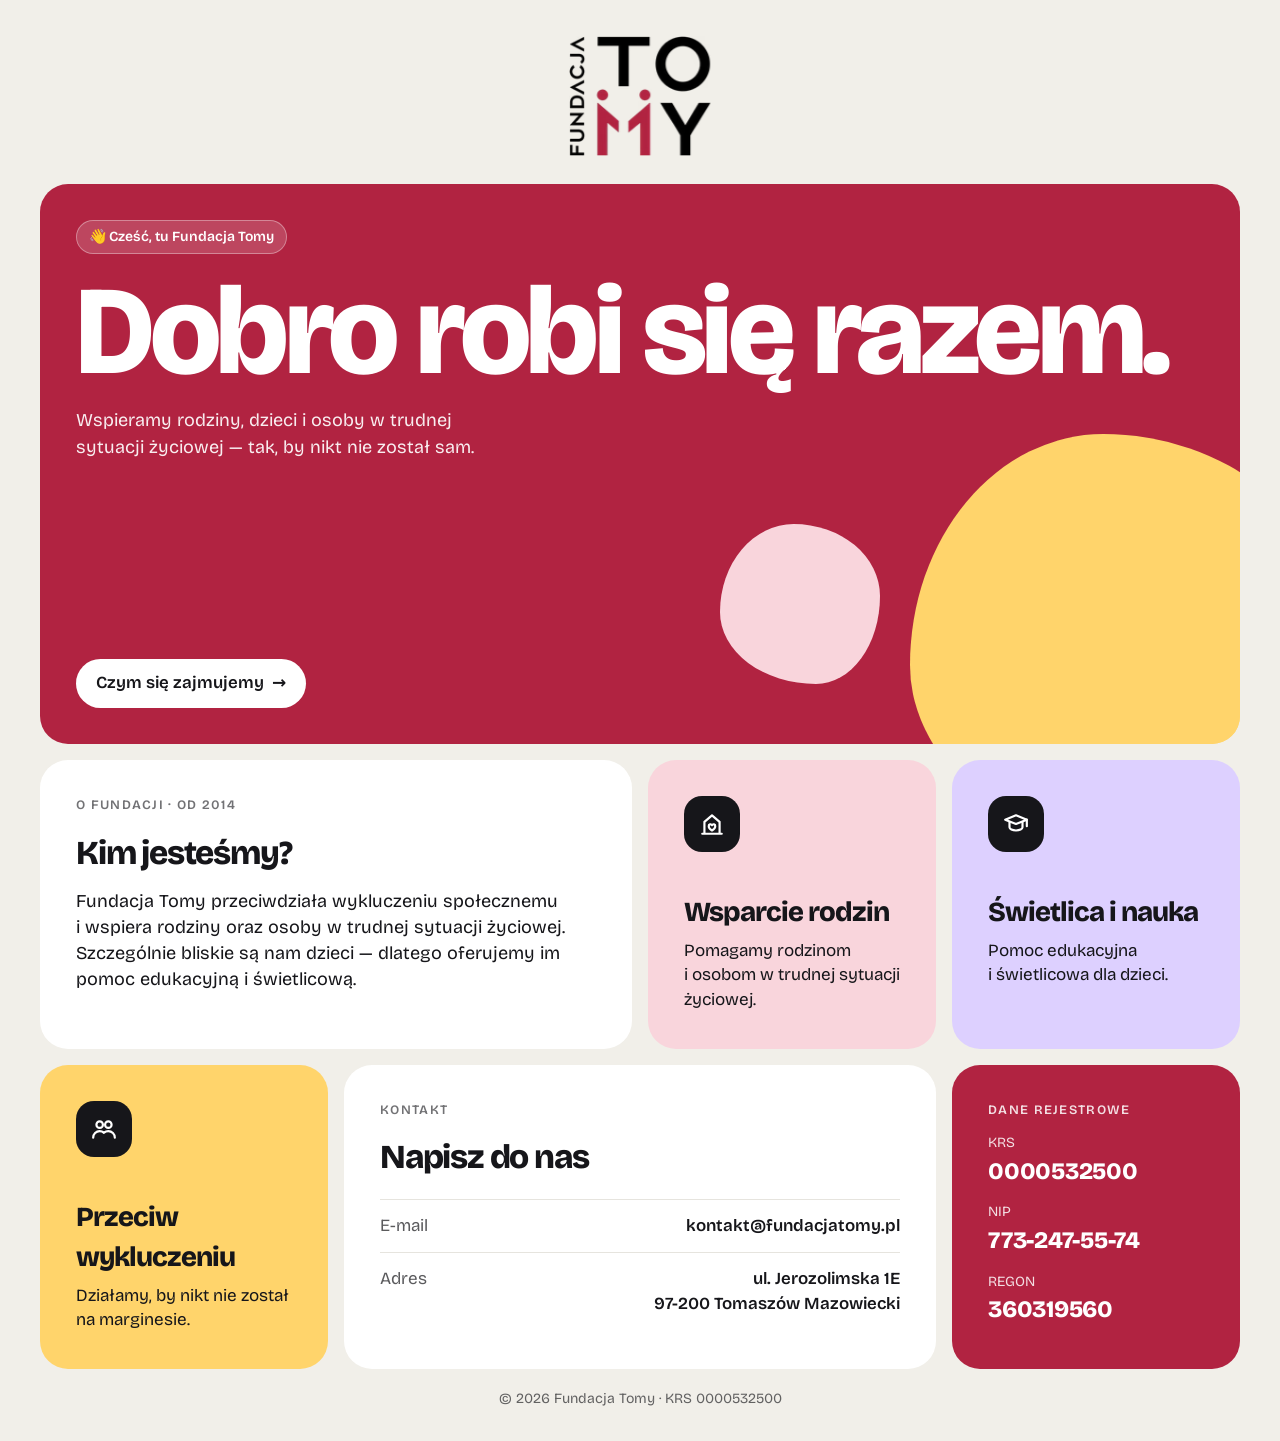
<file: site/index.html>
<!doctype html>
<html lang="pl">
<head>
  <meta charset="utf-8">
  <meta name="viewport" content="width=device-width, initial-scale=1">
  <!-- iOS/Safari: nie zamieniaj numerów (KRS, NIP, REGON) na linki do dzwonienia -->
  <meta name="format-detection" content="telephone=no">
  <!-- Jasny i ciemny wygląd według ustawień systemu; rozmiar tekstu według ustawień systemu (Android, Chrome) -->
  <meta name="color-scheme" content="light dark">
  <meta name="text-scale" content="scale">
  <title>Fundacja Tomy</title>
  <meta name="description" content="Fundacja Tomy przeciwdziała wykluczeniu społecznemu i wspiera rodziny oraz osoby w trudnej sytuacji życiowej, w tym dzieci – pomocą edukacyjną i świetlicową.">
  <meta name="theme-color" content="#b12341">
  <!-- Podgląd linku (Facebook, Messenger, WhatsApp, LinkedIn, X). Adres domeny: zmienić w 3 miejscach, jeśli będzie inny. -->
  <link rel="canonical" href="https://fundacjatomy.pl/">
  <meta property="og:type" content="website">
  <meta property="og:locale" content="pl_PL">
  <meta property="og:site_name" content="Fundacja Tomy">
  <meta property="og:title" content="Fundacja Tomy – Dobro robi się razem">
  <meta property="og:description" content="Wspieramy rodziny, dzieci i osoby w trudnej sytuacji życiowej.">
  <meta property="og:url" content="https://fundacjatomy.pl/">
  <meta property="og:image" content="https://fundacjatomy.pl/img/og-image.png">
  <meta property="og:image:type" content="image/png">
  <meta property="og:image:width" content="2400">
  <meta property="og:image:height" content="1260">
  <meta property="og:image:alt" content="Fundacja Tomy – Dobro robi się razem">
  <meta name="twitter:card" content="summary_large_image">
  <link rel="icon" href="favicon.ico" sizes="48x48">
  <link rel="icon" href="img/favicon.png" type="image/png" sizes="64x64">
  <link rel="icon" href="img/icon-512.png" type="image/png" sizes="512x512">
  <link rel="apple-touch-icon" href="img/apple-touch-icon.png">
  <link rel="preload" href="fonts/bricolage-latin.woff2" as="font" type="font/woff2" crossorigin>
  <link rel="stylesheet" href="css/style.css?v=__HASH__">
  <!-- Dane o fundacji dla wyszukiwarek (e-mail celowo pominięty — ochrona przed spamem) -->
  <script type="application/ld+json">
{
    "@context": "https://schema.org",
    "@type": "NGO",
    "name": "Fundacja Tomy",
    "url": "https://fundacjatomy.pl/",
    "logo": "https://fundacjatomy.pl/img/logo.png",
    "image": "https://fundacjatomy.pl/img/og-image.png",
    "description": "Fundacja Tomy przeciwdziała wykluczeniu społecznemu i wspiera rodziny oraz osoby w trudnej sytuacji życiowej, w tym dzieci – pomocą edukacyjną i świetlicową.",
    "foundingDate": "2014",
    "address": {
      "@type": "PostalAddress",
      "streetAddress": "ul. Jerozolimska 1E",
      "postalCode": "97-200",
      "addressLocality": "Tomaszów Mazowiecki",
      "addressCountry": "PL"
    },
    "taxID": "7732475574",
    "identifier": [
      {
        "@type": "PropertyValue",
        "propertyID": "KRS",
        "value": "0000532500"
      },
      {
        "@type": "PropertyValue",
        "propertyID": "REGON",
        "value": "360319560"
      }
    ]
  }
  </script>
  <!-- Statystyki odwiedzin (bez plików cookies) -->
  <script defer src="https://mws03-53316.wykr.es/script.js" data-website-id="fbcc245c-0dd4-407d-a402-e02e55973292"></script>
  <script>
    /* Animacje kafelków przy przewijaniu: włącz od razu (bez mignięcia treści),
       ale tylko gdy ktoś nie wyłączył animacji w systemie. Zabezpieczenie: jeśli
       js/main.js się nie wczyta, po 3 s treść i tak się pokaże. */
    (function (d) {
      if (!window.matchMedia || matchMedia('(prefers-reduced-motion: reduce)').matches || !('IntersectionObserver' in window)) return;
      d.classList.add('js-anim');
      setTimeout(function () { if (!d.classList.contains('anim-ready')) d.classList.remove('js-anim'); }, 3000);
    })(document.documentElement);
  </script>
</head>
<body>

<header class="site-header">
  <div class="wrap">
    <div class="bar">
      <a class="lockup" href="/" data-home aria-label="Fundacja Tomy – strona główna">
        <picture>
          <!-- Tryb ciemny: logo z jasnymi literami -->
          <source media="(prefers-color-scheme: dark)" type="image/avif" srcset="img/logo-dark-150.avif 150w, img/logo-dark-300.avif 300w" sizes="(min-width: 56.25em) 142px, 100px">
          <source media="(prefers-color-scheme: dark)" type="image/webp" srcset="img/logo-dark-150.webp 150w, img/logo-dark-300.webp 300w" sizes="(min-width: 56.25em) 142px, 100px">
          <source media="(prefers-color-scheme: dark)" srcset="img/logo-dark-300.png">
          <source type="image/avif" srcset="img/logo-150.avif 150w, img/logo-300.avif 300w" sizes="(min-width: 56.25em) 142px, 100px">
          <source type="image/webp" srcset="img/logo-150.webp 150w, img/logo-300.webp 300w" sizes="(min-width: 56.25em) 142px, 100px">
          <img src="img/logo-300.png" alt="Fundacja Tomy" width="300" height="254">
        </picture>
      </a>
    </div>
  </div>
</header>

<main class="wrap bento">

  <section class="tile hero">
    <div class="hero-text">
      <span class="chip">👋 Cześć, tu Fundacja Tomy</span>
      <h1><span class="w">Dobro</span> <span class="w">robi</span> <span class="w">się</span> <span class="w">razem.</span></h1>
      <p>Wspieramy rodziny, dzieci i&nbsp;osoby w&nbsp;trudnej sytuacji życiowej — tak, by nikt nie został sam.</p>
    </div>
    <div class="hero-cta"><a class="btn light" href="#dzialania">Czym się zajmujemy <span class="arr" aria-hidden="true">→</span></a></div>
    <div class="blob" aria-hidden="true"></div>
    <div class="blob two" aria-hidden="true"></div>
  </section>

  <section class="tile about" id="o-fundacji">
    <div class="k">O fundacji · od 2014</div>
    <h2>Kim jesteśmy?</h2>
    <p>Fundacja Tomy przeciwdziała wykluczeniu społecznemu i&nbsp;wspiera rodziny oraz osoby w&nbsp;trudnej sytuacji życiowej. Szczególnie bliskie są nam dzieci — dlatego oferujemy im pomoc edukacyjną i&nbsp;świetlicową.</p>
  </section>

  <section class="tile act blush" id="dzialania">
    <div class="ico"><svg viewBox="0 0 24 24" aria-hidden="true"><path d="M3 21h18M5 21V10l7-6 7 6v11"/><path d="M12 18s-3-1.8-3-4a1.6 1.6 0 0 1 3-.9 1.6 1.6 0 0 1 3 .9c0 2.2-3 4-3 4z"/></svg></div>
    <h3>Wsparcie rodzin</h3>
    <p>Pomagamy rodzinom i&nbsp;osobom w&nbsp;trudnej sytuacji życiowej.</p>
  </section>

  <section class="tile act lilac">
    <div class="ico"><svg viewBox="0 0 24 24" aria-hidden="true"><path d="M2 8l10-4 10 4-10 4z"/><path d="M6 10v5c0 1.7 2.7 3 6 3s6-1.3 6-3v-5M22 8v6"/></svg></div>
    <h3>Świetlica i&nbsp;nauka</h3>
    <p>Pomoc edukacyjna i&nbsp;świetlicowa dla dzieci.</p>
  </section>

  <section class="tile act sun">
    <div class="ico"><svg viewBox="0 0 24 24" aria-hidden="true"><circle cx="8" cy="8" r="3"/><circle cx="16" cy="8" r="3"/><path d="M2 20c0-3.3 2.7-6 6-6 1.5 0 2.9.6 4 1.5a6 6 0 0 1 4-1.5c3.3 0 6 2.7 6 6"/></svg></div>
    <h3>Przeciw wykluczeniu</h3>
    <p>Działamy, by nikt nie został na marginesie.</p>
  </section>

  <section class="tile contact" id="kontakt">
    <div>
      <div class="k">Kontakt</div>
      <h2>Napisz do nas</h2>
    </div>
    <dl class="rows">
      <div class="row"><dt>E-mail</dt><dd><a class="js-mail" data-u="tkatnok" data-d="lp.ymotajcadnuf" href="#kontakt">kontakt (małpa) fundacjatomy.pl</a></dd></div>
      <div class="row"><dt>Adres</dt><dd>ul. Jerozolimska 1E<br>97-200 Tomaszów Mazowiecki</dd></div>
    </dl>
  </section>

  <section class="tile registry" aria-labelledby="dane">
    <div class="k" id="dane">Dane rejestrowe</div>
    <dl>
      <div><dt>KRS</dt><dd>0000532500</dd></div>
      <div><dt>NIP</dt><dd>773-247-55-74</dd></div>
      <div><dt>REGON</dt><dd>360319560</dd></div>
    </dl>
  </section>

</main>

<footer class="site-footer">
  <p>© <span id="year">2026</span> Fundacja Tomy · KRS 0000532500</p>
</footer>

<script src="js/main.js?v=__HASH__" defer></script>
</body>
</html>
</file>
<file: site/css/style.css>
/* Fundacja Tomy — wariant C (kafelki) */

@font-face {
  font-family: "Bricolage Grotesque";
  src: url("../fonts/bricolage-latin-ext.woff2") format("woff2");
  font-weight: 400 800;
  font-display: swap;
  unicode-range: U+0100-02BA, U+02BD-02C5, U+02C7-02CC, U+02CE-02D7, U+02DD-02FF, U+0304, U+0308, U+0329, U+1D00-1DBF, U+1E00-1E9F, U+1EF2-1EFF, U+2020, U+20A0-20AB, U+20AD-20C4, U+2113, U+2C60-2C7F, U+A720-A7FF;
}
@font-face {
  font-family: "Bricolage Grotesque";
  src: url("../fonts/bricolage-latin.woff2") format("woff2");
  font-weight: 400 800;
  font-display: swap;
  unicode-range: U+0000-00FF, U+0131, U+0152-0153, U+02BB-02BC, U+02C6, U+02DA, U+02DC, U+0304, U+0308, U+0329, U+2000-206F, U+20AC, U+2122, U+2191, U+2193, U+2212, U+2215, U+FEFF, U+FFFD;
}

/* ---------- kolory ----------
   Jasny i ciemny wygląd: przeglądarka wybiera według ustawień systemu. */
:root {
  color-scheme: light dark;
  --bg: #f1efe9;        /* tło strony */
  --ink: #16161a;       /* tekst */
  --surface: #fff;      /* białe kafelki */
  --line: #e6e4de;      /* linie oddzielające */
  --brand: #b12341;     /* czerwień z logo (tła) */
  --brand-text: #b12341;/* czerwień jako kolor tekstu */
  --blush: #f9d5dc;
  --sun: #ffd46b;
  --lilac: #ddd0ff;
  --on-pastel: #16161a; /* tekst na kolorowych kafelkach – zawsze ciemny */
  --r: 28px;
}
@media (prefers-color-scheme: dark) {
  :root {
    --bg: #141416;
    --ink: #ece9e3;
    --surface: #1f1f23;
    --line: #34343a;
    --brand-text: #ff7a93; /* jaśniejsza czerwień, żeby była czytelna na ciemnym tle */
    /* kolorowe kafelki i plamy trochę przygaszone, żeby nie raziły w ciemności */
    --blush: #e8bcc6;
    --sun: #f0c255;
    --lilac: #c4b5f0;
  }
}

* { box-sizing: border-box; }
body {
  margin: 0;
  background: var(--bg);
  color: var(--ink);
  font-family: "Bricolage Grotesque", system-ui, sans-serif;
  /* Rozmiary pisma w rem: strona uwzględnia powiększenie czcionki ustawione w przeglądarce (1rem = zwykle 16px) */
  font-size: 1.0625rem; /* 17px */
  /* Zanim wczyta się Bricolage, czcionka zastępcza jest skalowana do tej samej wysokości małych liter
     (0.52 = wysokość „x” w Bricolage), więc tekst prawie nie przeskakuje przy podmianie czcionki. */
  font-size-adjust: 0.52;
  line-height: 1.45;
  /* Przy bardzo dużym tekście za długie słowo przechodzi do nowej linii, zamiast wystawać */
  overflow-wrap: break-word;
  -webkit-font-smoothing: antialiased;
}
a { color: inherit; }
h1, h2, h3 { margin: 0; font-weight: 800; letter-spacing: -0.035em; text-wrap: balance; }
p { text-wrap: pretty; } /* bez pojedynczego słowa w ostatniej linii */
section[id] { scroll-margin-top: 16px; }

/* Zaznaczony tekst w kolorze marki; na czerwonych kafelkach odwrotnie, żeby było go widać */
::selection { background: var(--brand); color: #fff; }
.hero ::selection, .registry ::selection { background: #fff; color: var(--brand); }

.wrap { max-width: 1240px; margin: 0 auto; padding: 0 12px; }

/* ---------- nagłówek ---------- */
.site-header { padding: 20px 0 16px; }
.bar { display: flex; justify-content: center; }
.lockup { display: block; line-height: 0; }
.lockup img { height: 84px; width: auto; }

.btn {
  display: inline-flex; align-items: center; gap: 8px;
  background: var(--ink); color: var(--bg); text-decoration: none;
  font-weight: 600; border-radius: 999px; padding: 12px 20px;
}
.btn.light { background: #fff; color: #16161a; } /* na czerwonym tle – w obu trybach tak samo */

/* ---------- kafelki ---------- */
/* minmax(0, …): kolumna nie poszerza się od zawartości, więc strona nigdy nie wychodzi poza ekran */
.bento { display: grid; grid-template-columns: minmax(0, 1fr); gap: 12px; padding-bottom: 12px; }
.tile { border-radius: var(--r); padding: 24px; position: relative; }
.k { font-size: .8125rem; font-weight: 600; text-transform: uppercase; letter-spacing: .1em; opacity: .6; margin-bottom: 14px; }

/* hero */
.hero {
  /* W prawym dolnym rogu, pod żółtą plamą, tło też jest żółte: inaczej na zaokrąglonej
     krawędzi rogu prześwituje cienka czerwona obwódka spod plamy. */
  --under-blob: 125px; /* promień żółtego pola w rogu – zawsze mniejszy niż plama */
  background: radial-gradient(circle at 100% 100%, var(--sun) 0 var(--under-blob), var(--brand) calc(var(--under-blob) + 1px));
  color: #fff; min-height: 520px;
  overflow: hidden; /* przycina plamy wystające poza kafelek */
  display: flex; flex-direction: column; justify-content: space-between;
}
.hero-text, .hero-cta { position: relative; z-index: 1; }
.chip {
  display: inline-block; background: rgba(255, 255, 255, .16); border: 1px solid rgba(255, 255, 255, .35);
  border-radius: 999px; padding: 6px 12px; font-size: .875rem; font-weight: 600; margin-bottom: 20px;
}
/* Rośnie z szerokością ekranu, ale w granicach 52–128px; część w rem sprawia, że reaguje też na powiększenie */
.hero h1 {
  font-size: clamp(3.25rem, .5rem + 12.5vw, 8rem); line-height: .9;
  /* przy bardzo powiększonym tekście na wąskim ekranie słowo może się złamać, zamiast poszerzać stronę */
  overflow-wrap: anywhere;
}
.hero h1 .w { display: inline-block; }
.hero p { font-size: 1.125rem; max-width: 400px; margin: 18px 0 24px; opacity: .92; }
.blob {
  position: absolute; width: 200px; height: 200px; right: -60px; bottom: -60px;
  background: var(--sun); border-radius: 46% 54% 40% 60% / 55% 45% 55% 45%;
}
.blob.two { width: 90px; height: 90px; right: 150px; bottom: 30px; background: var(--blush); }

/* o fundacji */
.about { background: var(--surface); }
.about h2 { font-size: 2.125rem; margin-bottom: 10px; }
.about p { margin: 0; font-size: 1.125rem; max-width: 620px; }

/* działania */
.act h3 { font-size: 1.75rem; margin: 40px 0 6px; }
.act p { margin: 0; }
.ico {
  width: 56px; height: 56px; border-radius: 18px; background: var(--on-pastel);
  display: grid; place-items: center;
}
.ico svg { width: 26px; height: 26px; fill: none; stroke: #fff; stroke-width: 2; stroke-linecap: round; stroke-linejoin: round; }
.blush { background: var(--blush); color: var(--on-pastel); }
.lilac { background: var(--lilac); color: var(--on-pastel); }
.sun { background: var(--sun); color: var(--on-pastel); }

/* kontakt */
.contact { background: var(--surface); display: flex; flex-direction: column; gap: 16px; }
.contact h2 { font-size: 2.125rem; }
.rows { margin: 0; }
.row {
  display: flex; justify-content: space-between; gap: 4px 16px; flex-wrap: wrap;
  padding: 14px 0; border-top: 1px solid var(--line);
}
.row dt { opacity: .7; } /* nie mniej niż .7 – inaczej za słaby kontrast */
.row dd { margin: 0; font-weight: 600; text-align: end; min-width: 0; } /* end: przy tłumaczeniu na język pisany od prawej wyrównanie się odwraca */
.row a { text-decoration: none; overflow-wrap: anywhere; }
.row a:hover { color: var(--brand-text); }
/* Link e-mail: większy obszar do kliknięcia (min. 24px, a na ekranach dotykowych 44px),
   bez zmiany wyglądu – dodatkowy odstęp jest „zjadany” przez ujemny margines */
.row dd a { display: inline-block; padding-block: 2px; margin-block: -2px; }
@media (pointer: coarse) {
  .row dd a { padding-block: 12px; margin-block: -12px; }
}

/* dane rejestrowe (przezroczystość nie mniejsza niż .85 – inaczej za słaby kontrast na czerwieni) */
.registry { background: var(--brand); color: #fff; }
.registry .k { opacity: .85; }
.registry dl { margin: 0; display: grid; grid-template-columns: minmax(0, 1fr); gap: 14px; }
.registry dt { font-size: .875rem; opacity: .85; }
/* długi numer przy bardzo dużym tekście przechodzi do nowej linii, zamiast wystawać */
.registry dd { margin: 0; font-size: 1.5rem; font-weight: 800; letter-spacing: -0.01em; overflow-wrap: anywhere; }

.site-footer { padding: 20px 12px 32px; font-size: .875rem; opacity: .65; text-align: center; }
.site-footer p { margin: 0; }

/* ---------- komputer ----------
   Próg w em (56.25em = 900px przy zwykłym rozmiarze tekstu): gdy ktoś powiększy czcionkę
   w przeglądarce lub systemie, układ wcześniej przechodzi w jedną kolumnę i tekst się mieści. */
@media (min-width: 56.25em) {
  .wrap { padding: 0 20px; }
  .site-header { padding: 36px 0 28px; }

  .bento { grid-template-columns: repeat(4, minmax(0, 1fr)); gap: 16px; }
  .tile { padding: 36px; }

  .hero { grid-column: 1 / -1; min-height: 560px; --under-blob: 180px; }
  .blob { width: 420px; height: 420px; right: -90px; bottom: -110px; }
  .blob.two { width: 160px; height: 160px; right: 360px; bottom: 60px; }
  .lockup img { height: 120px; }

  .about { grid-column: span 2; }
  .contact { grid-column: span 2; }

  .hero.error { min-height: 560px; } /* strona 404 */
}

/* Najechanie myszką (tylko urządzenia z myszką) – bez ruchu, więc dla wszystkich */
@media (hover: hover) {
  .tile.act, .tile.about, .tile.contact, .tile.registry { transition: box-shadow .35s ease; }
  .tile.act:hover, .tile.about:hover, .tile.contact:hover, .tile.registry:hover { box-shadow: 0 18px 40px rgba(0,0,0,.08); }
  .row dd a { background: linear-gradient(currentColor, currentColor) 0 100% / 0 1px no-repeat; background-origin: content-box; transition: background-size .3s ease; }
  .row dd a:hover { background-size: 100% 1px; }
}

/* Tryb wysokiego kontrastu (Windows): przeglądarka usuwa kolory tła,
   więc krawędzie kafelków, przycisku i ikon rysujemy ramką w kolorach systemu */
@media (forced-colors: active) {
  .tile, .ico { border: 1px solid CanvasText; }
  .btn { border: 1px solid LinkText; }
  .ico svg { stroke: CanvasText; }
}

/* ---------- animacje ----------
   Wszystko poniżej działa tylko wtedy, gdy ktoś NIE wyłączył animacji w systemie.
   Domyślnie strona jest nieruchoma, a ruch jest dodatkiem. */
@media (prefers-reduced-motion: no-preference) {
  html { scroll-behavior: smooth; }

  /* Logo: łagodne pojawienie się */
  .lockup img { animation: a-logo .9s cubic-bezier(.2,.7,.2,1) both; }
  @keyframes a-logo { from { opacity: 0; translate: 0 -8px; scale: .94; } }

  /* Hasło: słowa wjeżdżają po kolei (co 110 ms), potem opis i przycisk.
     Opóźnienie liczone z pozycji słowa (sibling-index); starsze przeglądarki dostają je z :nth-child. */
  .hero h1 .w { animation: a-word .8s cubic-bezier(.2,.7,.2,1) both; animation-delay: 300ms; }
  @supports (animation-delay: calc(sibling-index() * 0.1s)) {
    .hero h1 .w { animation-delay: calc(190ms + sibling-index() * 110ms); }
  }
  @supports not (animation-delay: calc(sibling-index() * 0.1s)) {
    .hero h1 .w:nth-child(2) { animation-delay: 410ms; }
    .hero h1 .w:nth-child(3) { animation-delay: 520ms; }
    .hero h1 .w:nth-child(4) { animation-delay: 630ms; }
    .hero h1 .w:nth-child(5) { animation-delay: 740ms; }
  }
  @keyframes a-word { from { opacity: 0; translate: 0 .4em; } }
  .hero .chip { animation: a-fade .8s ease .15s both; }
  .hero p { animation: a-fade .8s ease .75s both; }
  .hero-cta { animation: a-fade .8s ease .9s both; }
  @keyframes a-fade { from { opacity: 0; translate: 0 10px; } }

  /* Plamy: jedna zmiana kształtu po wejściu na stronę, potem stoją */
  .blob { animation: morph 9s ease-in-out; }
  .blob.two { animation-duration: 12s; }
  @keyframes morph {
    50% { border-radius: 60% 40% 55% 45% / 40% 60% 40% 60%; rotate: 25deg; scale: 1.05; }
  }

  /* Różowa plama: przy przewijaniu unosi się szybciej niż strona (efekt głębi).
     Robi to sama przeglądarka (animacja sterowana przewijaniem); w starszych przeglądarkach
     to samo robi js/main.js. Żółta plama stoi w miejscu — zakrywa róg kafelka (patrz .hero). */
  .blob.two { will-change: translate; }
  @supports ((animation-timeline: scroll()) and (animation-range: entry)) {
    .hero .blob.two {
      animation: morph 12s ease-in-out, a-rise linear both;
      /* timeline i range po skrócie "animation", bo skrót by je wyzerował */
      animation-timeline: auto, scroll(root);
      animation-range: normal, 0px 900px;
    }
    @keyframes a-rise { to { translate: 0 -225px; } }
  }

  /* Przesunięcia, obroty i powiększenia są osobnymi właściwościami (translate, rotate, scale),
     więc np. wjazd kafelka i reakcja ikony na mysz nie nadpisują się nawzajem.
     Wartości wyjściowe ustawione z góry: najechanie myszką nie zmienia kolejności nakładania elementów. */
  .tile:not(.hero), .btn, .btn .arr { translate: 0; }
  .ico { rotate: 0deg; scale: 1; }

  /* Kafelki: pojawiają się przy przewijaniu, po kolei (klasy ustawia js/main.js) */
  .js-anim .tile:not(.hero) {
    opacity: 0; translate: 0 28px;
    transition: opacity .7s ease, translate .8s cubic-bezier(.2,.7,.2,1);
    transition-delay: var(--d, 0ms);
  }
  .js-anim .tile.is-in { opacity: 1; translate: 0; }

  /* Ikony: jedno krótkie „podskoczenie”, gdy kafelek się pojawi */
  .js-anim .tile.is-in .ico { animation: a-pop .6s cubic-bezier(.3,1.6,.5,1) both; animation-delay: calc(var(--d, 0ms) + 250ms); }
  @keyframes a-pop { from { scale: .6; rotate: -12deg; } }
}

/* Ruch po najechaniu myszką */
@media (hover: hover) and (prefers-reduced-motion: no-preference) {
  .btn { transition: translate .15s ease; }
  .btn:hover { translate: 0 -2px; }
  .tile.act, .tile.about, .tile.contact, .tile.registry { transition: translate .35s cubic-bezier(.2,.7,.2,1), box-shadow .35s ease; }
  /* po zakończeniu wjazdu (klasa .settled) kafelek reaguje na mysz od razu, bez opóźnienia */
  .js-anim .tile.settled { transition: translate .35s cubic-bezier(.2,.7,.2,1), box-shadow .35s ease; transition-delay: 0ms; }
  .tile.act:hover, .tile.about:hover, .tile.contact:hover, .tile.registry:hover { translate: 0 -6px; }
  .ico { transition: rotate .35s cubic-bezier(.3,1.6,.5,1), scale .35s cubic-bezier(.3,1.6,.5,1); }
  .tile.act:hover .ico { rotate: -8deg; scale: 1.1; }
  .btn .arr { display: inline-block; transition: translate .25s ease; }
  .btn:hover .arr { translate: 5px; }
  .btn:hover .arr.back { translate: -5px; }
}
</file>
